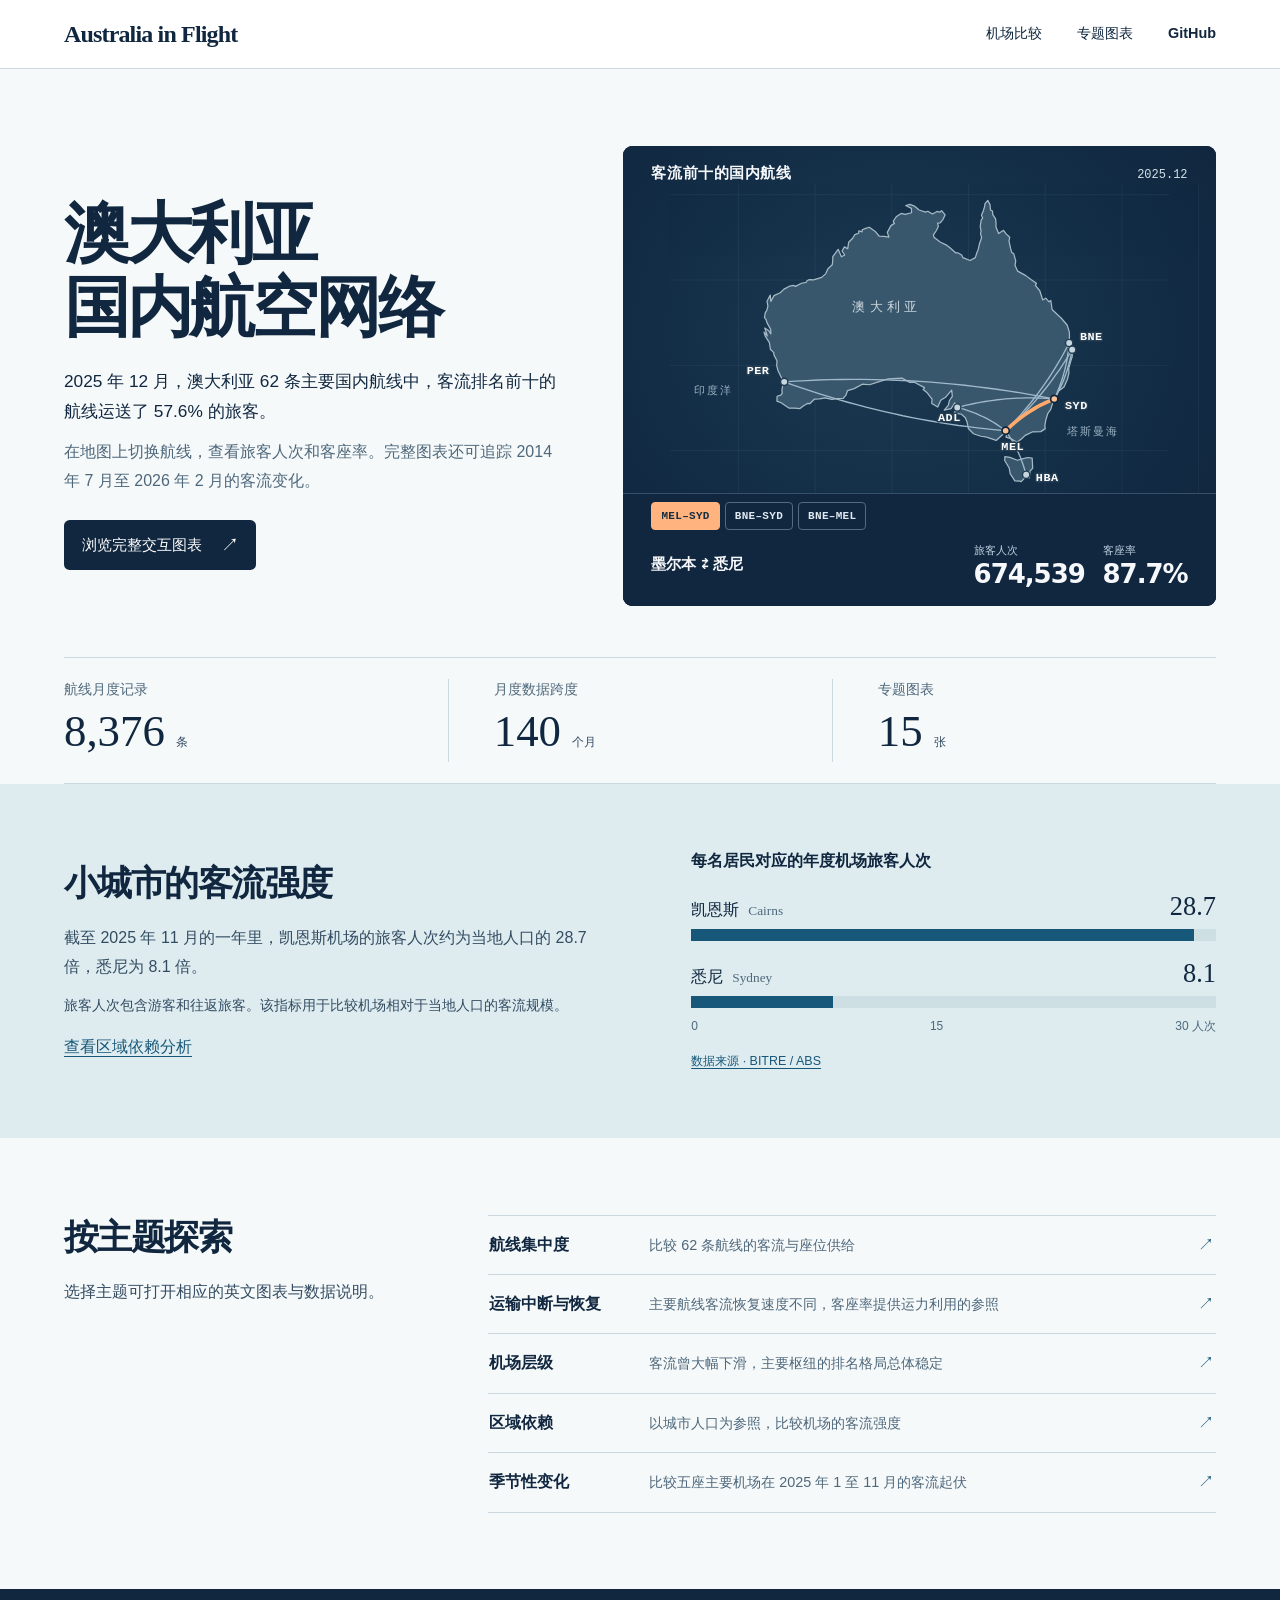
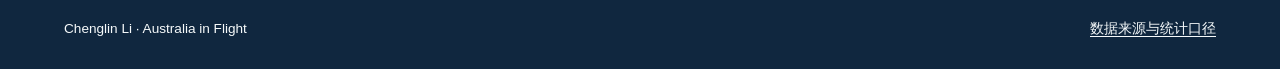
<file: project/index.html>
<!doctype html>
<html lang="zh-CN">
<head>
  <meta charset="utf-8">
  <meta name="viewport" content="width=device-width, initial-scale=1">
  <meta name="theme-color" content="#10273f">
  <meta name="description" content="澳大利亚国内航空数据导览。查看主要航线的客流与客座率，比较机场规模、运输恢复和区域差异。">
  <title>Australia in Flight｜澳大利亚国内航空网络研究与交互式可视化</title>
  <link rel="stylesheet" href="project.css">
</head>
<body>
  <a class="skip" href="#main">跳至项目内容</a>
  <header class="mast">
    <div class="wrap mast-inner">
      <a class="brand" href="../" lang="en">Australia in Flight</a>
      <nav aria-label="项目导航"><a href="#analysis">机场比较</a><a href="#topics">专题图表</a><a class="source" href="https://github.com/Kkent777/australia-in-flight">GitHub</a></nav>
    </div>
  </header>
  <main id="main">
    <section class="intro wrap" aria-labelledby="project-title">
      <div class="intro-copy">
        <h1 id="project-title">澳大利亚<br>国内航空网络</h1>
        <p class="lead">2025 年 12 月，澳大利亚 62 条主要国内航线中，客流排名前十的航线运送了 57.6% 的旅客。</p>
        <p class="intro-note">在地图上切换航线，查看旅客人次和客座率。完整图表还可追踪 2014 年 7 月至 2026 年 2 月的客流变化。</p>
        <a class="primary" href="../">浏览完整交互图表<span aria-hidden="true">↗</span></a>
      </div>
      <iframe class="atlas" src="atlas.html" title="澳大利亚主要国内航线地图，可切换三条航线查看客流与客座率"></iframe>
    </section>
    <dl class="metrics wrap" aria-label="项目数据范围">
      <div><dt>航线月度记录</dt><dd>8,376 <small>条</small></dd></div>
      <div><dt>月度数据跨度</dt><dd>140 <small>个月</small></dd></div>
      <div><dt>专题图表</dt><dd>15 <small>张</small></dd></div>
    </dl>
    <section class="analysis-band" id="analysis" aria-labelledby="analysis-title">
      <div class="wrap analysis">
        <div class="analysis-copy"><h2 id="analysis-title">小城市的客流强度</h2>
          <p>截至 2025 年 11 月的一年里，凯恩斯机场的旅客人次约为当地人口的 28.7 倍，悉尼为 8.1 倍。</p>
          <p class="scope">旅客人次包含游客和往返旅客。该指标用于比较机场相对于当地人口的客流规模。</p>
          <a class="inline-link" href="../#part-4">查看区域依赖分析</a>
        </div>
        <figure class="compare">
          <figcaption>每名居民对应的年度机场旅客人次</figcaption>
          <div class="bar-row"><div class="bar-label"><span>凯恩斯 <small lang="en">Cairns</small></span><b>28.7</b></div><div class="track"><span class="bar cairns"></span></div></div>
          <div class="bar-row"><div class="bar-label"><span>悉尼 <small lang="en">Sydney</small></span><b>8.1</b></div><div class="track"><span class="bar sydney"></span></div></div>
          <div class="axis" aria-hidden="true"><span>0</span><span>15</span><span>30 人次</span></div>
          <a class="chart-source" href="../data/airport_intensity_population.csv">数据来源 · BITRE / ABS</a>
        </figure>
      </div>
    </section>
    <section id="topics" class="chapters wrap" aria-labelledby="chapter-title">
      <div class="section-head"><h2 id="chapter-title">按主题探索</h2><p>选择主题可打开相应的英文图表与数据说明。</p></div>
      <ul class="chapter-list">
        <li><a href="../#part-1"><strong>航线集中度</strong><span>比较 62 条航线的客流与座位供给</span></a></li>
        <li><a href="../#part-2"><strong>运输中断与恢复</strong><span>主要航线客流恢复速度不同，客座率提供运力利用的参照</span></a></li>
        <li><a href="../#part-3"><strong>机场层级</strong><span>客流曾大幅下滑，主要枢纽的排名格局总体稳定</span></a></li>
        <li><a href="../#part-4"><strong>区域依赖</strong><span>以城市人口为参照，比较机场的客流强度</span></a></li>
        <li><a href="../#part-5"><strong>季节性变化</strong><span>比较五座主要机场在 2025 年 1 至 11 月的客流起伏</span></a></li>
      </ul>
    </section>
  </main>
  <footer><div class="wrap foot"><span lang="en">Chenglin Li · Australia in Flight</span><a href="../#sources">数据来源与统计口径</a></div></footer>
</body>
</html>
</file>
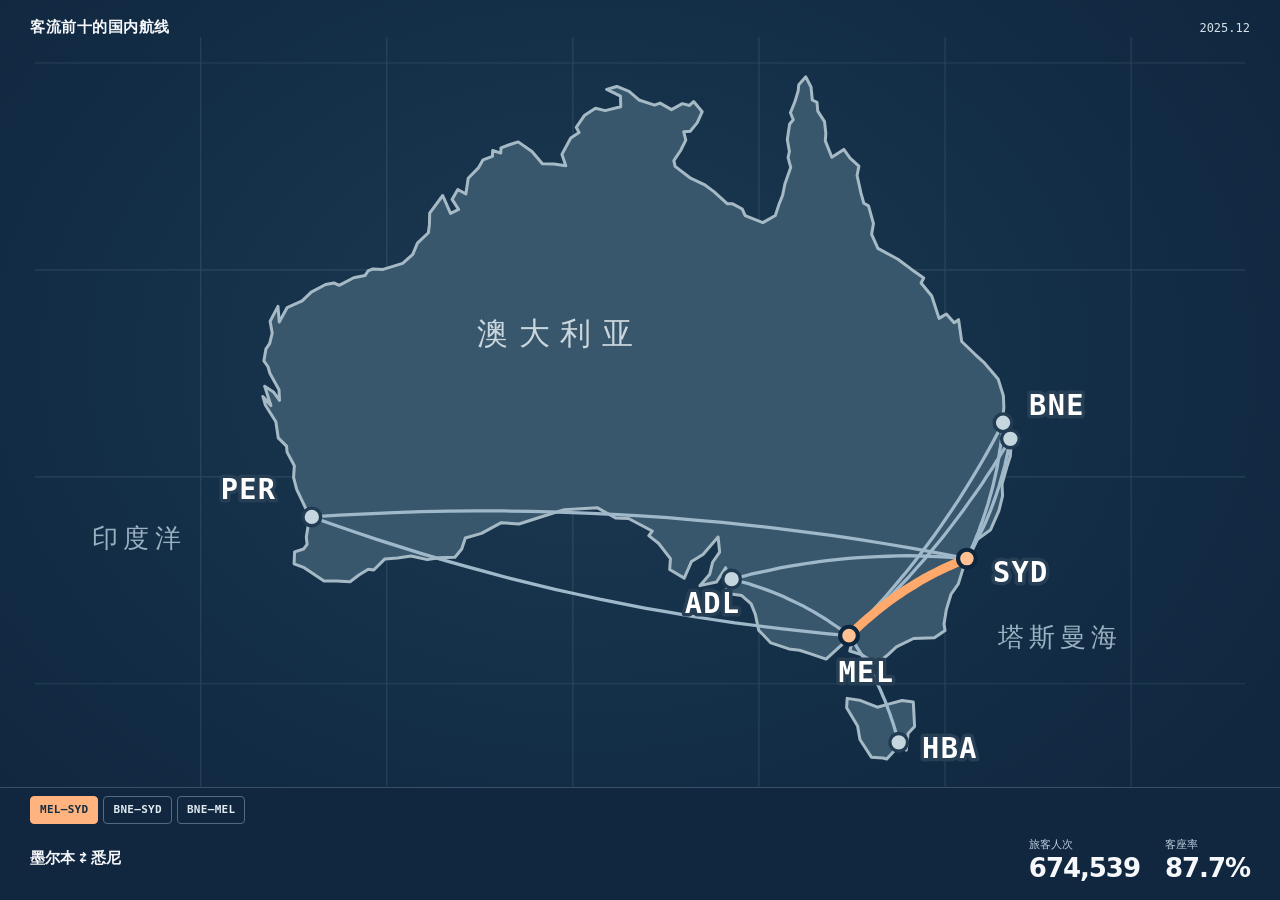
<file: project/atlas.html>
<!doctype html>
<html lang="zh-CN">
<meta charset="utf-8"><meta name="viewport" content="width=device-width,initial-scale=1">
<meta name="color-scheme" content="dark"><title>澳大利亚主要国内航线客流</title>
<style>
*{box-sizing:border-box}
:root{font-family:Inter,-apple-system,"PingFang SC","Microsoft YaHei",sans-serif;color:#f6f8fb;background:#10273f;font-variant-numeric:tabular-nums}
body{margin:0}
.atlas{display:grid;grid-template-rows:auto minmax(0,1fr) auto;min-height:400px;height:100vh;background:radial-gradient(ellipse at 46% 40%,#1e3a53 0%,#142f48 44%,#10273f 83%)}
.heading,.readout{padding-inline:clamp(14px,4.8vw,30px)}
.heading{display:flex;justify-content:space-between;align-items:baseline;gap:10px;padding-top:18px}
h1{font-size:15px;letter-spacing:.035em;margin:0;font-weight:650}
time{font:500 12px/1.3 ui-monospace,monospace;color:#d5e1e8}
.plot{position:relative;min-height:0;width:100%;overflow:hidden;display:flex;align-items:center;justify-content:center}
svg{display:block;width:100%;height:100%}
.grid{fill:none;stroke:#9bb4ca;stroke-width:.45;opacity:.16}
.land{fill:#38566c;stroke:#a6bac6;stroke-width:1.15;stroke-linejoin:round}
.water-label,.land-label{fill:#aabecb;font-size:10px;font-weight:500;letter-spacing:2px}
.water-label{fill:#9ab1c1}
.land-label{fill:#cad6dd;font-size:12px;letter-spacing:4px}
.airway,.emphasis{fill:none;stroke:#9fb9ca;stroke-width:var(--width,1.25);stroke-linecap:round;stroke-linejoin:round}
.emphasis{--width:3.4;display:none;stroke:#ffa96c;stroke-width:3.4}
.emphasis use{stroke:inherit}
.airport{fill:#c5d6df;stroke:#203b52;stroke-width:1.3}
.iata{font:600 11px ui-monospace,monospace;letter-spacing:.5px;fill:#fff;stroke:#263f54;stroke-width:2.7;stroke-linejoin:round;paint-order:stroke fill}
.readout{padding-top:8px;padding-bottom:18px;background:#10273f;border-top:1px solid #365068}
fieldset{display:flex;align-items:center;gap:5px;padding:0;margin:0;border:0}
legend{position:absolute;width:1px;height:1px;overflow:hidden;clip-path:inset(50%)}
.option{position:relative;cursor:pointer}
.option input{position:absolute;width:1px;height:1px;opacity:0}
.option span{display:block;padding:6px 9px;font:600 11px/1.3 ui-monospace,monospace;letter-spacing:.3px;border:1px solid #536b7e;border-radius:4px;color:#e0e9f0}
.option input:checked+span{background:#ffb37e;border-color:#ffb37e;color:#172d40}
.option input:focus-visible+span{outline:2px solid white;outline-offset:2px}
.result{display:none;align-items:end;justify-content:space-between;gap:12px;margin-top:12px}
.result-1{display:flex}
.pair{font-size:15px;font-weight:650;align-self:center}
dl,dd{margin:0}
dl{display:flex;align-items:end;gap:clamp(12px,3vw,25px)}
dt{font-size:11px;color:#bfd0de;line-height:1.6;margin-bottom:2px}
dd{font:550 clamp(18px,4.5vw,26px)/1.02 Inter,system-ui,sans-serif;letter-spacing:-.04em}
.line-1{display:inline}
#path-1{stroke:var(--c1,#9fb9ca)}
#path-2{stroke:var(--c2,#9fb9ca)}
#path-3{stroke:var(--c3,#9fb9ca)}
.line-1{--c1:#ffa96c}.line-2{--c2:#ffa96c}.line-3{--c3:#ffa96c}
.atlas:has(#route-2:checked) :is(.line-1,.result-1),.atlas:has(#route-3:checked) :is(.line-1,.result-1){display:none}
.atlas:has(#route-2:checked) .line-2,.atlas:has(#route-3:checked) .line-3{display:inline}
.atlas:has(#route-2:checked) .result-2,.atlas:has(#route-3:checked) .result-3{display:flex}
.atlas:has(#route-1:checked) :is(.MEL,.SYD),.atlas:has(#route-2:checked) :is(.BNE,.SYD),.atlas:has(#route-3:checked) :is(.BNE,.MEL){fill:#ffc194;stroke:#0c263e;stroke-width:1.6}
@media(max-width:420px){.heading{padding-top:15px}.pair{font-size:13px}.readout{padding-bottom:14px}.result{gap:5px}dd{font-size:19px}.option span{padding-block:8px}.water-label{font-size:12px}.iata{font-size:12px}}
</style>
<main class="atlas"><header class="heading"><h1>客流前十的国内航线</h1><time datetime="2025-12">2025.12</time></header>
<div class="plot"><svg viewBox="0 0 465 288" role="img" aria-labelledby="m-title m-desc"><title id="m-title">澳大利亚主要国内航线地图</title><desc id="m-desc">十条客流最高的航线连接七个机场，墨尔本、悉尼和布里斯班之间的三条航线排名最前。下方可切换这三条航线的统计。</desc><g class="grid"><path d="M63.7,0 V288"/><path d="M135.2,0 V288"/><path d="M206.7,0 V288"/><path d="M278.2,0 V288"/><path d="M349.7,0 V288"/><path d="M421.2,0 V288"/><path d="M492.7,0 V288"/><path d="M0,10.0 H465"/><path d="M0,89.5 H465"/><path d="M0,169.0 H465"/><path d="M0,248.5 H465"/></g>
<path class="land" d="M333.2,254.9 L337.5,255.5 L338.0,264.9 L335.5,267.6 L334.8,274.0 L332.3,271.9 L327.3,277.4 L325.8,277.0 L321.4,276.7 L317.0,269.9 L316.1,264.7 L311.9,257.7 L312.1,254.1 L316.8,254.8 L323.7,257.5 L327.6,256.4 L333.2,254.9 Z M179.2,186.6 L171.6,190.7 L165.4,192.5 L164.0,196.7 L161.4,199.9 L155.3,200.1 L150.8,200.8 L144.5,199.4 L139.4,200.2 L134.4,200.6 L130.2,204.8 L128.1,204.5 L124.5,206.7 L121.1,209.3 L115.9,209.0 L111.1,209.0 L103.5,203.9 L99.6,202.4 L99.8,197.8 L103.3,196.7 L104.6,194.9 L104.3,192.1 L105.2,186.5 L104.4,181.8 L100.6,173.8 L99.4,169.2 L99.7,164.7 L96.9,159.5 L96.7,157.2 L93.5,154.0 L92.6,147.8 L88.6,141.5 L87.6,138.1 L90.7,141.6 L88.3,134.2 L91.8,136.5 L94.0,139.6 L93.8,135.5 L90.3,129.2 L89.6,126.7 L88.0,124.4 L88.8,119.8 L90.2,117.8 L91.2,113.8 L90.4,109.2 L93.4,103.5 L93.9,109.5 L96.9,104.0 L102.7,101.4 L106.2,98.0 L111.7,95.1 L114.9,94.5 L116.9,95.4 L122.5,92.5 L126.9,91.6 L128.0,89.9 L129.9,89.1 L133.8,89.3 L141.3,87.0 L145.2,83.5 L147.0,79.2 L151.2,75.2 L151.6,72.0 L151.7,67.7 L156.7,60.9 L159.7,67.8 L162.8,66.2 L160.3,62.4 L162.5,58.6 L165.6,60.3 L166.5,54.3 L170.4,50.3 L172.2,47.2 L175.8,45.9 L175.9,43.6 L179.0,44.6 L179.1,42.6 L182.3,41.4 L185.7,40.3 L191.0,44.0 L195.0,48.7 L199.4,48.8 L204.0,49.5 L202.5,45.1 L205.9,38.8 L209.1,36.7 L208.0,34.7 L211.1,30.2 L215.4,27.4 L219.1,28.3 L225.1,26.8 L225.0,22.7 L219.7,20.1 L223.6,19.0 L228.3,20.9 L232.1,24.2 L238.1,26.2 L240.2,25.4 L244.6,27.9 L248.8,25.6 L251.5,26.3 L253.1,24.8 L256.4,28.7 L254.5,32.9 L251.8,36.2 L249.3,36.4 L250.1,39.6 L248.1,43.6 L245.5,47.5 L246.0,49.7 L251.7,54.1 L257.2,56.7 L260.9,59.4 L266.1,64.1 L268.1,64.1 L271.8,66.1 L272.9,68.6 L279.7,71.3 L284.5,68.6 L285.9,64.3 L287.3,60.8 L288.2,56.4 L290.4,50.1 L289.4,46.3 L289.9,44.0 L289.1,39.4 L290.0,33.4 L291.4,31.8 L290.3,29.1 L292.0,24.9 L293.3,20.6 L293.5,18.3 L296.2,15.3 L298.2,19.2 L298.7,24.2 L300.5,25.1 L300.8,28.5 L303.4,32.5 L303.9,37.0 L303.7,39.9 L306.2,46.2 L310.8,43.2 L313.2,46.5 L316.6,49.6 L315.9,53.2 L317.4,60.0 L318.5,63.9 L320.3,64.9 L322.2,71.7 L321.5,75.8 L323.9,81.2 L331.6,85.4 L336.7,89.2 L341.5,92.6 L340.5,94.5 L344.6,99.5 L347.4,108.1 L350.2,106.4 L353.2,109.8 L354.9,108.6 L356.1,117.0 L361.2,121.9 L364.5,124.9 L370.1,131.4 L372.1,137.8 L372.3,142.3 L371.8,147.2 L375.2,154.0 L374.8,161.0 L373.6,164.7 L371.6,171.8 L371.8,176.3 L370.4,182.0 L367.2,189.3 L361.9,193.2 L359.3,199.3 L356.9,203.3 L354.8,210.1 L352.0,214.1 L350.2,220.0 L349.3,225.5 L349.7,228.0 L345.6,230.8 L337.6,231.1 L331.0,234.3 L327.7,237.4 L323.4,240.8 L317.5,237.3 L313.1,235.9 L314.2,231.8 L310.3,233.3 L304.0,239.0 L297.8,236.9 L293.8,235.6 L289.7,235.1 L282.8,232.8 L278.1,227.9 L276.8,221.8 L275.2,217.8 L271.6,214.6 L264.8,213.6 L267.1,209.8 L265.4,203.9 L261.9,209.4 L255.5,210.8 L259.3,206.4 L260.4,201.8 L263.1,197.9 L262.5,192.1 L256.7,198.8 L252.3,201.5 L249.5,207.9 L243.9,204.6 L244.2,200.4 L239.7,194.6 L235.9,191.6 L237.2,189.8 L228.1,185.0 L223.1,184.8 L216.2,180.9 L203.4,181.6 L194.1,184.5 L186.0,187.1 L179.2,186.6 Z"/>
<text class="water-label" x="22" y="196">印度洋</text>
<text class="water-label" x="370" y="234">塔斯曼海</text>
<text class="land-label" x="170" y="118">澳大利亚</text>
<g><path class="airway" data-rank="10" d="M331.9,271.0 L331.4,269.2 L330.8,267.3 L330.3,265.5 L329.7,263.6 L329.1,261.8 L328.5,260.0 L327.8,258.2 L327.2,256.4 L326.5,254.7 L325.7,252.9 L325.0,251.2 L324.2,249.5 L323.4,247.8 L322.6,246.1 L321.7,244.4 L320.8,242.7 L319.9,241.1 L319.0,239.5 L318.0,237.9 L317.0,236.3 L316.0,234.7 L315.0,233.1 L313.9,231.5 L312.8,230.0"/>
<path class="airway" data-rank="9" d="M106.4,184.4 L116.9,183.7 L127.5,183.2 L138.0,182.7 L148.6,182.4 L159.1,182.2 L169.6,182.1 L180.1,182.1 L190.7,182.3 L201.2,182.5 L211.7,182.9 L222.2,183.4 L232.7,184.0 L243.2,184.7 L253.6,185.6 L264.1,186.5 L274.6,187.6 L285.0,188.8 L295.5,190.1 L306.0,191.5 L316.4,193.0 L326.8,194.7 L337.3,196.5 L347.7,198.4 L358.1,200.4"/>
<path class="airway" data-rank="8" d="M267.7,208.3 L271.4,207.4 L275.1,206.4 L278.9,205.6 L282.6,204.8 L286.3,204.0 L290.1,203.3 L293.8,202.7 L297.6,202.1 L301.3,201.6 L305.1,201.1 L308.9,200.7 L312.6,200.3 L316.4,200.0 L320.2,199.8 L323.9,199.6 L327.7,199.5 L331.5,199.4 L335.3,199.3 L339.1,199.4 L342.9,199.5 L346.7,199.6 L350.5,199.8 L354.3,200.1 L358.1,200.4"/>
<path class="airway" data-rank="7" d="M312.8,230.0 L304.0,229.2 L295.2,228.3 L286.5,227.3 L277.7,226.2 L269.0,225.1 L260.3,223.8 L251.6,222.4 L242.9,220.9 L234.3,219.4 L225.6,217.7 L217.0,216.0 L208.4,214.1 L199.8,212.2 L191.2,210.1 L182.6,208.0 L174.1,205.7 L165.6,203.4 L157.1,201.0 L148.6,198.5 L140.1,195.8 L131.6,193.1 L123.2,190.3 L114.8,187.4 L106.4,184.4"/>
<path class="airway" data-rank="6" d="M267.7,208.3 L269.7,208.8 L271.8,209.4 L273.8,209.9 L275.8,210.6 L277.7,211.2 L279.7,211.9 L281.7,212.6 L283.6,213.3 L285.5,214.1 L287.4,214.9 L289.3,215.8 L291.2,216.7 L293.1,217.6 L295.0,218.5 L296.8,219.5 L298.6,220.5 L300.5,221.6 L302.3,222.7 L304.1,223.8 L305.8,225.0 L307.6,226.2 L309.4,227.4 L311.1,228.7 L312.8,230.0"/>
<path class="airway" data-rank="5" d="M374.8,154.4 L372.6,158.0 L370.4,161.5 L368.2,165.1 L365.9,168.5 L363.7,172.0 L361.3,175.4 L358.9,178.7 L356.5,182.1 L354.1,185.3 L351.6,188.6 L349.1,191.8 L346.5,195.0 L343.9,198.1 L341.3,201.2 L338.6,204.2 L335.9,207.3 L333.1,210.2 L330.3,213.2 L327.5,216.1 L324.7,218.9 L321.8,221.8 L318.8,224.5 L315.8,227.3 L312.8,230.0"/>
<path class="airway" data-rank="4" d="M374.8,154.4 L374.4,156.5 L374.0,158.5 L373.6,160.6 L373.1,162.6 L372.7,164.6 L372.1,166.6 L371.6,168.6 L371.0,170.6 L370.5,172.5 L369.8,174.5 L369.2,176.4 L368.5,178.3 L367.8,180.2 L367.1,182.1 L366.3,184.0 L365.5,185.9 L364.7,187.7 L363.8,189.6 L362.9,191.4 L362.0,193.2 L361.1,195.0 L360.1,196.8 L359.1,198.6 L358.1,200.4"/>
<path class="airway" id="path-3" d="M372.0,148.2 L370.0,152.0 L368.0,155.8 L365.9,159.6 L363.8,163.3 L361.6,167.0 L359.4,170.6 L357.2,174.2 L354.9,177.8 L352.6,181.3 L350.2,184.8 L347.8,188.3 L345.4,191.7 L342.9,195.1 L340.3,198.5 L337.8,201.8 L335.2,205.1 L332.5,208.3 L329.8,211.5 L327.1,214.7 L324.3,217.8 L321.5,220.9 L318.7,224.0 L315.8,227.0 L312.8,230.0"/>
<path class="airway" id="path-2" d="M372.0,148.2 L371.8,150.5 L371.6,152.8 L371.3,155.1 L371.0,157.3 L370.6,159.6 L370.3,161.8 L369.9,164.1 L369.5,166.3 L369.0,168.5 L368.5,170.7 L368.0,172.9 L367.4,175.1 L366.8,177.2 L366.2,179.4 L365.5,181.5 L364.8,183.7 L364.1,185.8 L363.3,187.9 L362.6,190.0 L361.7,192.1 L360.9,194.2 L360.0,196.3 L359.1,198.3 L358.1,200.4"/>
<path class="airway" id="path-1" d="M312.8,230.0 L314.5,228.4 L316.2,226.8 L317.9,225.2 L319.6,223.7 L321.4,222.2 L323.2,220.7 L324.9,219.3 L326.7,217.9 L328.6,216.5 L330.4,215.2 L332.3,213.9 L334.1,212.7 L336.0,211.5 L338.0,210.3 L339.9,209.1 L341.8,208.0 L343.8,206.9 L345.8,205.9 L347.8,204.9 L349.8,203.9 L351.9,203.0 L353.9,202.1 L356.0,201.2 L358.1,200.4"/>
<use class="emphasis line-1" href="#path-1"/>
<use class="emphasis line-2" href="#path-2"/>
<use class="emphasis line-3" href="#path-3"/></g>
<g><circle class="airport SYD" cx="358.1" cy="200.4" r="3.4"/><text class="iata" x="368.1" y="209.4">SYD</text><circle class="airport MEL" cx="312.8" cy="230.0" r="3.4"/><text class="iata" x="308.8" y="248.0">MEL</text><circle class="airport BNE" cx="372.0" cy="148.2" r="3.4"/><text class="iata" x="382.0" y="145.2">BNE</text><circle class="airport OOL" cx="374.8" cy="154.4" r="3.4"/><circle class="airport ADL" cx="267.7" cy="208.3" r="3.4"/><text class="iata" x="249.7" y="221.3">ADL</text><circle class="airport PER" cx="106.4" cy="184.4" r="3.4"/><text class="iata" x="71.4" y="177.4">PER</text><circle class="airport HBA" cx="331.9" cy="271.0" r="3.4"/><text class="iata" x="340.9" y="277.0">HBA</text></g></svg></div>
<section class="readout" aria-label="航线客流统计"><fieldset><legend>选择一条航线</legend><label class="option"><input type="radio" name="route" id="route-1" aria-label="墨尔本至悉尼" aria-describedby="result-1" checked><span>MEL–SYD</span></label><label class="option"><input type="radio" name="route" id="route-2" aria-label="布里斯班至悉尼" aria-describedby="result-2"><span>BNE–SYD</span></label><label class="option"><input type="radio" name="route" id="route-3" aria-label="布里斯班至墨尔本" aria-describedby="result-3"><span>BNE–MEL</span></label></fieldset><div class="result result-1" id="result-1"><div class="pair">墨尔本 ⇄ 悉尼</div><dl><div><dt>旅客人次</dt><dd>674,539</dd></div><div><dt>客座率</dt><dd>87.7%</dd></div></dl></div><div class="result result-2" id="result-2"><div class="pair">布里斯班 ⇄ 悉尼</div><dl><div><dt>旅客人次</dt><dd>382,656</dd></div><div><dt>客座率</dt><dd>88.0%</dd></div></dl></div><div class="result result-3" id="result-3"><div class="pair">布里斯班 ⇄ 墨尔本</div><dl><div><dt>旅客人次</dt><dd>333,591</dd></div><div><dt>客座率</dt><dd>85.0%</dd></div></dl></div></section>
</main></html>
</file>
<file: project/project.css>
:root {
  --ink: #10273f;
  --body: #334c62;
  --muted: #4e687b;
  --blue: #175779;
  --line: #cad9e0;
  --paper: #f6f9fa;
  color: var(--ink);
  background: var(--paper);
  font: 16px/1.65 "Inter", -apple-system, BlinkMacSystemFont, "PingFang SC", "Microsoft YaHei", sans-serif;
  -webkit-text-size-adjust: 100%;
}
* { box-sizing: border-box; }
body, figure, h1, h2, p, dl, dd, ul { margin: 0; }
a { color: inherit; text-underline-offset: .25em; }
a:hover { color: var(--blue); }
a:focus-visible, iframe:focus-visible { outline: 3px solid #ac510f; outline-offset: 4px; }
.wrap { width: min(1240px, 90%); margin-inline: auto; }
.skip { position: absolute; z-index: 2; top: -5rem; left: 1rem; background: white; padding: .5rem 1rem; }
.skip:focus { top: .5rem; }
.mast { background: white; border-bottom: 1px solid var(--line); }
.mast-inner, nav, .foot { display: flex; align-items: center; justify-content: space-between; gap: 1.5rem; }
.mast-inner { min-height: 68px; }
.brand { font: 650 clamp(1.1rem, 2vw, 1.5rem)/1.2 Georgia, serif; letter-spacing: -.035em; text-decoration: none; }
nav { gap: clamp(.8rem, 3vw, 2.2rem); font-size: .9rem; }
nav a { text-decoration: none; padding-block: .6rem; }
nav a:hover, .brand:hover { text-decoration: underline; }
nav .source { font-weight: 700; }
.intro { padding-block: clamp(3rem, 6vw, 5.8rem) clamp(2rem, 4vw, 3.6rem); display: grid; grid-template-columns: minmax(0, .91fr) minmax(0, 1.09fr); align-items: center; gap: clamp(2rem, 5vw, 5rem); }
h1 { font: 720 clamp(3.1rem, 5.15vw, 5.05rem)/1.12 "Songti SC", "Noto Serif CJK SC", "SimSun", serif; letter-spacing: -.05em; margin: 1rem 0 1.4rem; }
.lead { font-size: clamp(1.05rem, 1.35vw, 1.25rem); line-height: 1.72; max-width: 29em; }
.intro-note { color: var(--muted); margin-top: .7rem; line-height: 1.8; }
.primary { display: inline-flex; align-items: center; gap: 1.2rem; margin-top: 1.5rem; padding: .65rem 1.1rem; background: var(--ink); color: white; border-radius: .35rem; font-size: .95rem; text-decoration: none; }
.primary span { font-size: 1.2em; }
.primary:hover { color: white; background: #205272; }
.atlas { display: block; width: 100%; height: 460px; background: var(--ink); border: 0; border-radius: .6rem; }
.metrics { display: grid; grid-template-columns: repeat(3, 1fr); border-block: 1px solid var(--line); padding-block: 1.3rem; }
.metrics div { padding-inline-start: clamp(1rem, 3.5vw, 3.4rem); border-left: 1px solid var(--line); }
.metrics div:first-child { padding-left: 0; border: 0; }
.metrics dt { color: var(--muted); font-size: .86rem; }
.metrics dd { font-size: clamp(1.75rem, 3.5vw, 3.3rem); font-family: Georgia, serif; font-variant-numeric: lining-nums tabular-nums; line-height: 1.35; }
.metrics small { font-size: .78rem; color: var(--body); }
.chapters { padding-block: clamp(3.2rem, 6vw, 6rem); display: grid; grid-template-columns: 1fr 2.1fr; gap: clamp(2rem, 6vw, 6rem); }
h2 { font-size: clamp(1.65rem, 2.7vw, 2.6rem); line-height: 1.33; letter-spacing: -.045em; }
.section-head p, .analysis-copy p { margin-top: 1rem; color: var(--body); line-height: 1.85; }
.analysis-band { background: #deecf0; }
.analysis { padding-block: clamp(2.75rem, 5vw, 5rem); display: grid; align-items: center; grid-template-columns: 1fr 1fr; gap: clamp(2rem, 8vw, 8rem); }
.analysis-copy .scope { font-size: .86rem; margin-block: .7rem 1rem; }
.inline-link, .chart-source { color: var(--blue); }
.compare figcaption { font-size: 1rem; font-weight: 700; }
.bar-row { margin-top: 1rem; }
.bar-label, .axis { display: flex; align-items: baseline; justify-content: space-between; }
.bar-label small { margin-left: .35em; font-family: Georgia, serif; color: var(--muted); }
.bar-label b { font: normal 1.65rem/1.25 Georgia, serif; }
.track { background: #cedfe4; margin-top: .35rem; height: .76rem; }
.bar { display: block; height: 100%; background: var(--blue); }
.cairns { width: 95.8%; }
.sydney { width: 27.1%; }
.axis { margin-top: .55rem; font-size: .75rem; color: var(--muted); }
.chart-source { display: inline-block; margin-top: .9rem; font-size: .78rem; }
.chapter-list { list-style: none; padding: 0; border-top: 1px solid var(--line); }
.chapter-list a { display: grid; grid-template-columns: 9em 1fr auto; align-items: baseline; gap: 1rem; border-bottom: 1px solid var(--line); padding: 1rem .1rem; text-decoration: none; }
.chapter-list a::after { content: '↗'; color: var(--blue); }
.chapter-list a:hover strong { text-decoration: underline; }
.chapter-list span { color: var(--muted); font-size: .9rem; }
footer { background: var(--ink); color: #f6fafb; }
.foot { min-height: 80px; font-size: .85rem; }
.foot a:hover { color: white; }
@media (max-width: 850px) {
  .intro { grid-template-columns: 1fr; gap: 1.6rem; }
  .intro-copy { max-width: 38rem; }
  .intro h1 br { display: none; }
  .intro h1 { font-size: clamp(2.45rem, 7vw, 3.65rem); }
  .chapters { grid-template-columns: 1fr 1.9fr; gap: 2rem; }
  .chapter-list a { grid-template-columns: 1fr auto; gap: 0 .75rem; }
  .chapter-list span { grid-column: 1; }
  .chapter-list a::after { grid-column: 2; grid-row: 1 / 3; align-self: center; }
}
@media (max-width: 620px) {
  .wrap { width: calc(100% - 2.25rem); }
  .mast-inner { min-height: 58px; gap: .6rem; flex-wrap: wrap; padding-block: .45rem; }
  nav { gap: .85rem; font-size: .8rem; }
  .intro { padding-top: 2.4rem; }
  .intro h1 { max-width: 10em; }
  .intro h1 br { display: inline; }
  .intro-note { font-size: .93rem; }
  .atlas { height: 420px; }
  .metrics { padding-block: .9rem; }
  .metrics dt { font-size: .75rem; }
  .metrics dd { font-size: clamp(1.45rem, 6vw, 2rem); }
  .metrics small { font-size: .65rem; }
  .metrics div { padding-left: .65rem; }
  .chapters, .analysis { grid-template-columns: 1fr; gap: 1.6rem; }
  .section-head p { margin-top: .55rem; }
  .foot { padding-block: 1.1rem; align-items: flex-start; flex-direction: column; gap: .4rem; }
}
</file>
